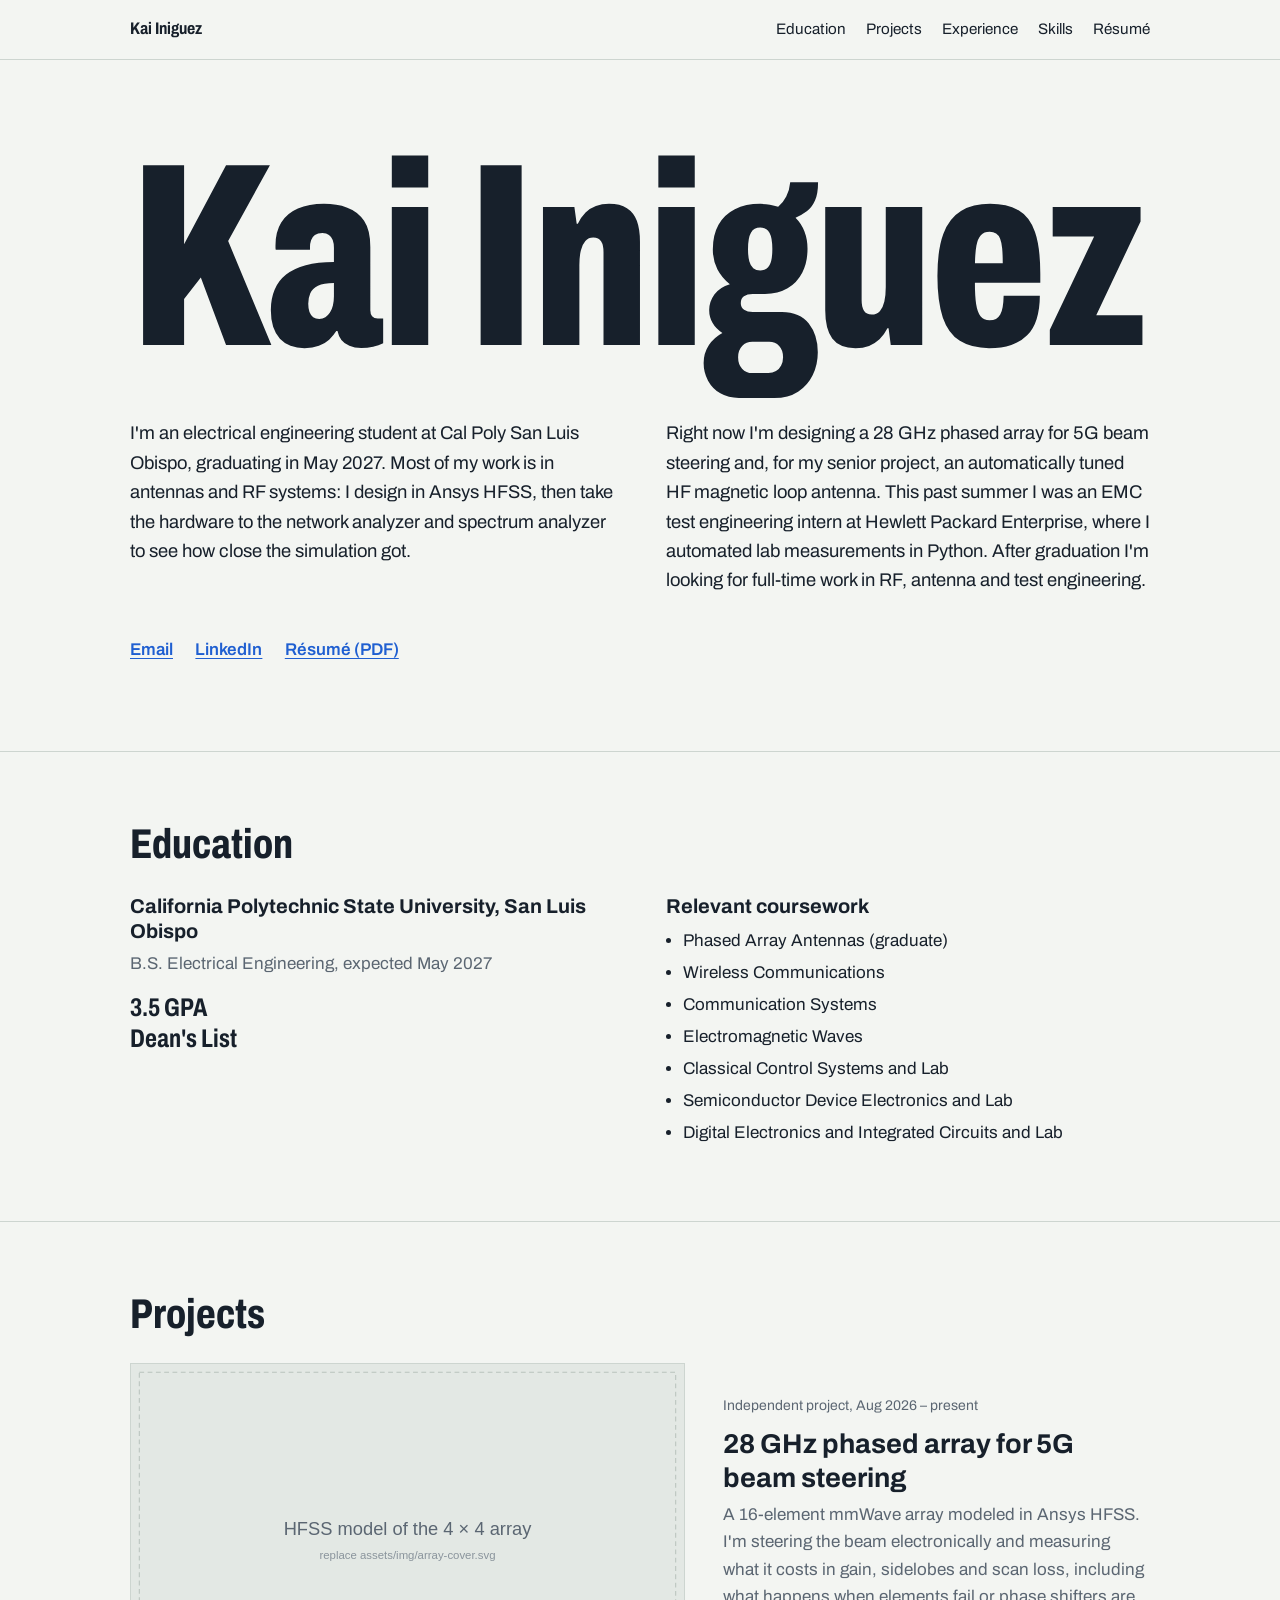
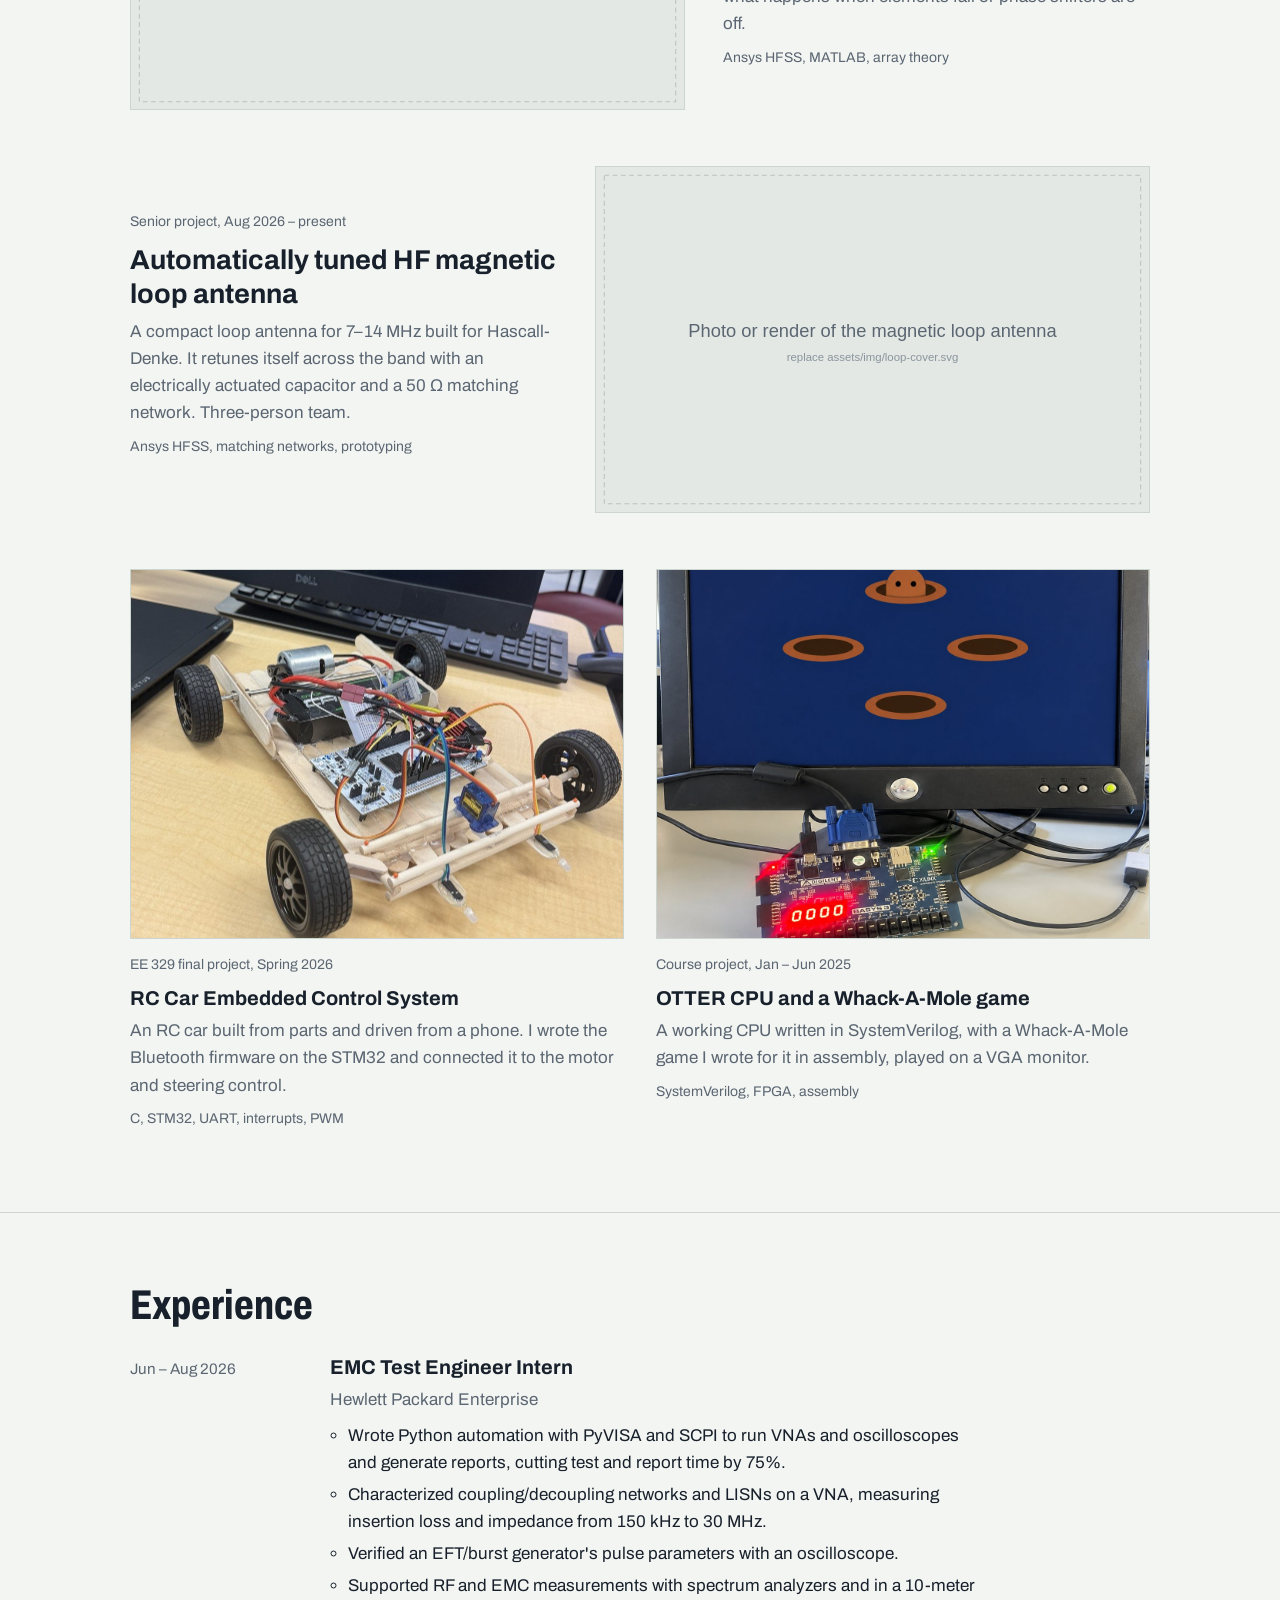
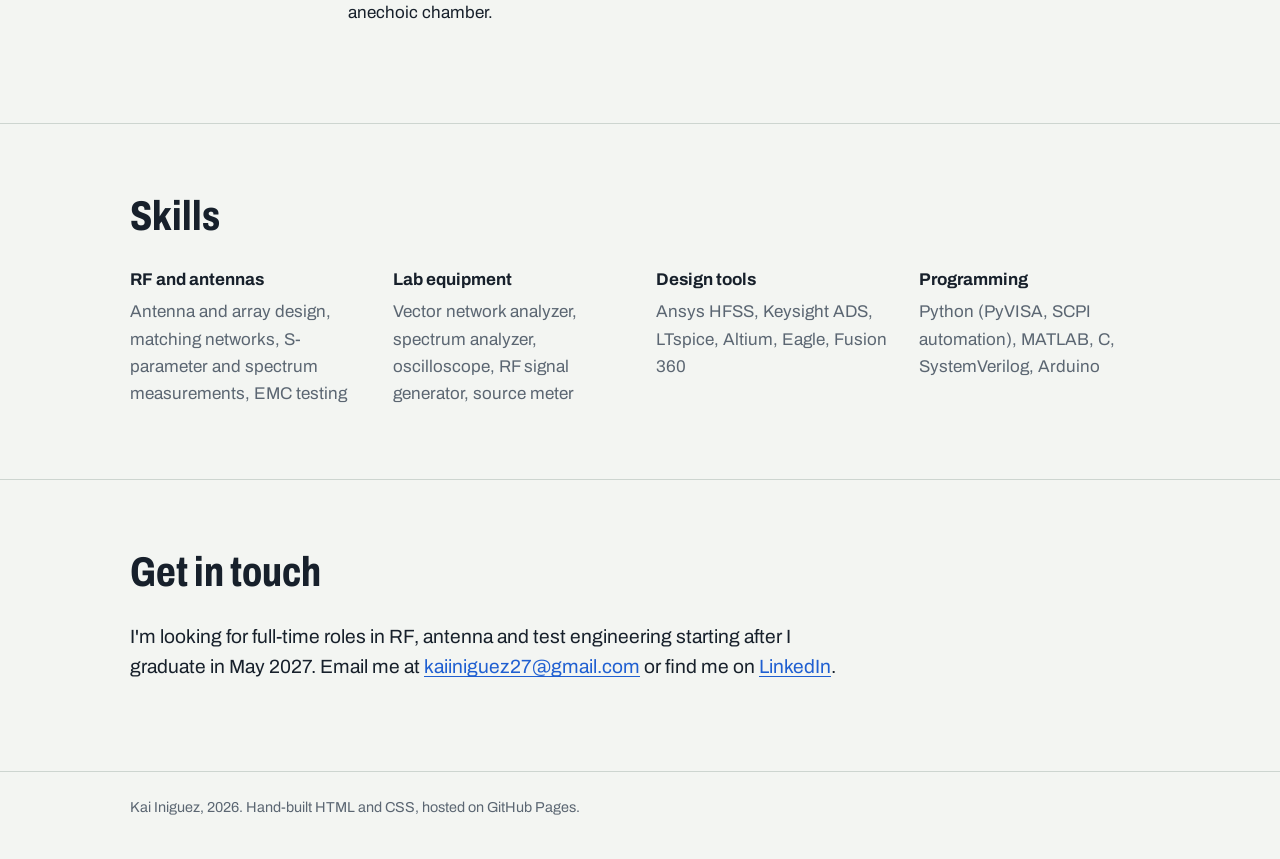
<file: index.html>
<!doctype html>
<html lang="en">
<head>
  <meta charset="utf-8">
  <meta name="viewport" content="width=device-width, initial-scale=1">
  <title>Kai Iniguez | Electrical Engineering</title>
  <meta name="description" content="Kai Iniguez, electrical engineering student at Cal Poly SLO. Antenna design, RF test and measurement, and embedded hardware projects.">
  <link rel="preconnect" href="https://fonts.googleapis.com">
  <link rel="preconnect" href="https://fonts.gstatic.com" crossorigin>
  <link href="https://fonts.googleapis.com/css2?family=Archivo:wdth,wght@62..125,400..800&display=swap" rel="stylesheet">
  <link rel="stylesheet" href="css/style.css?v=8">
</head>
<body>

  <header class="topbar">
    <div class="wrap">
      <a class="home" href="./">Kai Iniguez</a>
      <nav aria-label="Main">
        <a class="optional" href="#education">Education</a>
        <a href="#projects">Projects</a>
        <a href="#experience">Experience</a>
        <a class="optional" href="#skills">Skills</a>
        <a href="assets/Kai-Iniguez-Resume.pdf">Résumé</a>
      </nav>
    </div>
  </header>

  <main>
    <!-- ============ INTRO ============ -->
    <div class="wrap">
      <section class="masthead">
        <h1 class="display" id="name">Kai Iniguez</h1>
        <div class="intro">
          <p class="lede">
            I'm an electrical engineering student at Cal Poly San Luis Obispo,
            graduating in May 2027. Most of my work is in antennas and RF
            systems: I design in Ansys HFSS, then take the hardware to the
            network analyzer and spectrum analyzer to see how close the
            simulation got.
          </p>
          <p class="lede">
            Right now I'm designing a 28 GHz phased array for 5G beam steering
            and, for my senior project, an automatically tuned HF magnetic loop
            antenna. This past summer I was an EMC test engineering intern at
            Hewlett Packard Enterprise, where I automated lab measurements in
            Python. After graduation I'm looking for full-time work in RF,
            antenna and test engineering.
          </p>
        </div>
        <p class="links">
          <a href="mailto:kaiiniguez27@gmail.com">Email</a>
          <a href="https://www.linkedin.com/in/kai-iniguez">LinkedIn</a>
          <a href="assets/Kai-Iniguez-Resume.pdf">Résumé (PDF)</a>
        </p>
      </section>
    </div>

    <!-- ============ EDUCATION ============ -->
    <section class="section" id="education">
      <div class="wrap">
        <h2>Education</h2>
        <div class="edu">
          <div>
            <h3>California Polytechnic State University, San Luis Obispo</h3>
            <p class="org">B.S. Electrical Engineering, expected May 2027</p>
            <p class="edu-stats">3.5 GPA<br>Dean's List</p>
          </div>
          <div>
            <h3>Relevant coursework</h3>
            <ul class="courses">
              <li>Phased Array Antennas (graduate)</li>
              <li>Wireless Communications</li>
              <li>Communication Systems</li>
              <li>Electromagnetic Waves</li>
              <li>Classical Control Systems and Lab</li>
              <li>Semiconductor Device Electronics and Lab</li>
              <li>Digital Electronics and Integrated Circuits and Lab</li>
            </ul>
          </div>
        </div>
      </div>
    </section>

    <!-- ============ PROJECTS ============
         To add a project: copy one <a class="project"> block, change the
         link, image, title and text, then copy a page in /projects. -->
    <section class="section" id="projects">
      <div class="wrap">
        <h2>Projects</h2>

        <a class="feature" href="projects/phased-array.html">
          <div class="thumb">
            <img src="assets/img/array-cover.svg" alt="HFSS model of a 4 by 4 patch antenna array" loading="lazy">
          </div>
          <div>
            <p class="kind">Independent project, Aug 2026 – present</p>
            <h3>28 GHz phased array for 5G beam steering</h3>
            <p>
              A 16-element mmWave array modeled in Ansys HFSS. I'm steering the
              beam electronically and measuring what it costs in gain,
              sidelobes and scan loss, including what happens when elements
              fail or phase shifters are off.
            </p>
            <p class="tools">Ansys HFSS, MATLAB, array theory</p>
          </div>
        </a>

        <a class="feature flip" href="projects/magnetic-loop-antenna.html">
          <div class="thumb">
            <img src="assets/img/loop-cover.svg" alt="Magnetic loop antenna" loading="lazy">
          </div>
          <div>
            <p class="kind">Senior project, Aug 2026 – present</p>
            <h3>Automatically tuned HF magnetic loop antenna</h3>
            <p>
              A compact loop antenna for 7–14 MHz built for Hascall-Denke. It
              retunes itself across the band with an electrically actuated
              capacitor and a 50 Ω matching network. Three-person team.
            </p>
            <p class="tools">Ansys HFSS, matching networks, prototyping</p>
          </div>
        </a>

        <div class="grid two">

          <a class="project" href="projects/rc-car.html">
            <div class="thumb">
              <img src="assets/img/rccar-photo.jpg" alt="The finished Bluetooth RC car" loading="lazy">
            </div>
            <p class="kind">EE 329 final project, Spring 2026</p>
            <h3>RC Car Embedded Control System</h3>
            <p>An RC car built from parts and driven from a phone. I wrote the Bluetooth firmware on the STM32 and connected it to the motor and steering control.</p>
            <p class="tools">C, STM32, UART, interrupts, PWM</p>
          </a>

          <a class="project" href="projects/otter-cpu.html">
            <div class="thumb">
              <img src="assets/img/otter-photo.jpg" alt="Whack-A-Mole game on a VGA monitor connected to a Basys 3 board" loading="lazy" style="object-position: 50% 60%">
            </div>
            <p class="kind">Course project, Jan – Jun 2025</p>
            <h3>OTTER CPU and a Whack-A-Mole game</h3>
            <p>A working CPU written in SystemVerilog, with a Whack-A-Mole game I wrote for it in assembly, played on a VGA monitor.</p>
            <p class="tools">SystemVerilog, FPGA, assembly</p>
          </a>

        </div>
      </div>
    </section>

    <!-- ============ EXPERIENCE ============ -->
    <section class="section" id="experience">
      <div class="wrap">
        <h2>Experience</h2>
        <ol class="timeline">
          <li>
            <div class="when">Jun – Aug 2026</div>
            <div>
              <h3>EMC Test Engineer Intern</h3>
              <p class="org">Hewlett Packard Enterprise</p>
              <ul>
                <li>Wrote Python automation with PyVISA and SCPI to run VNAs and oscilloscopes and generate reports, cutting test and report time by 75%.</li>
                <li>Characterized coupling/decoupling networks and LISNs on a VNA, measuring insertion loss and impedance from 150 kHz to 30 MHz.</li>
                <li>Verified an EFT/burst generator's pulse parameters with an oscilloscope.</li>
                <li>Supported RF and EMC measurements with spectrum analyzers and in a 10-meter anechoic chamber.</li>
              </ul>
            </div>
          </li>
        </ol>
      </div>
    </section>

    <!-- ============ SKILLS ============ -->
    <section class="section" id="skills">
      <div class="wrap">
        <h2>Skills</h2>
        <dl class="skills">
          <div>
            <dt>RF and antennas</dt>
            <dd>Antenna and array design, matching networks, S-parameter and spectrum measurements, EMC testing</dd>
          </div>
          <div>
            <dt>Lab equipment</dt>
            <dd>Vector network analyzer, spectrum analyzer, oscilloscope, RF signal generator, source meter</dd>
          </div>
          <div>
            <dt>Design tools</dt>
            <dd>Ansys HFSS, Keysight ADS, LTspice, Altium, Eagle, Fusion 360</dd>
          </div>
          <div>
            <dt>Programming</dt>
            <dd>Python (PyVISA, SCPI automation), MATLAB, C, SystemVerilog, Arduino</dd>
          </div>
        </dl>
      </div>
    </section>

    <!-- ============ CONTACT ============ -->
    <section class="section contact" id="contact">
      <div class="wrap">
        <h2>Get in touch</h2>
        <p>
          I'm looking for full-time roles in RF, antenna and test engineering
          starting after I graduate in May 2027. Email me at
          <a href="mailto:kaiiniguez27@gmail.com">kaiiniguez27@gmail.com</a>
          or find me on <a href="https://www.linkedin.com/in/kai-iniguez">LinkedIn</a>.
        </p>
      </div>
    </section>
  </main>

  <footer class="footer">
    <div class="wrap">Kai Iniguez, 2026. Hand-built HTML and CSS, hosted on GitHub Pages.</div>
  </footer>

  <script>
    // Scale the name so it spans the full width of the page.
    (function () {
      var name = document.getElementById("name");
      if (!name) return;
      function fit() {
        name.style.fontSize = "100px";
        var box = name.parentElement.clientWidth;
        var w = name.getBoundingClientRect().width;
        if (w > 0) name.style.fontSize = (100 * box / w * 0.995) + "px";
      }
      fit();
      if (document.fonts) document.fonts.ready.then(fit);
      window.addEventListener("resize", fit);
    })();
  </script>
</body>
</html>
</file>
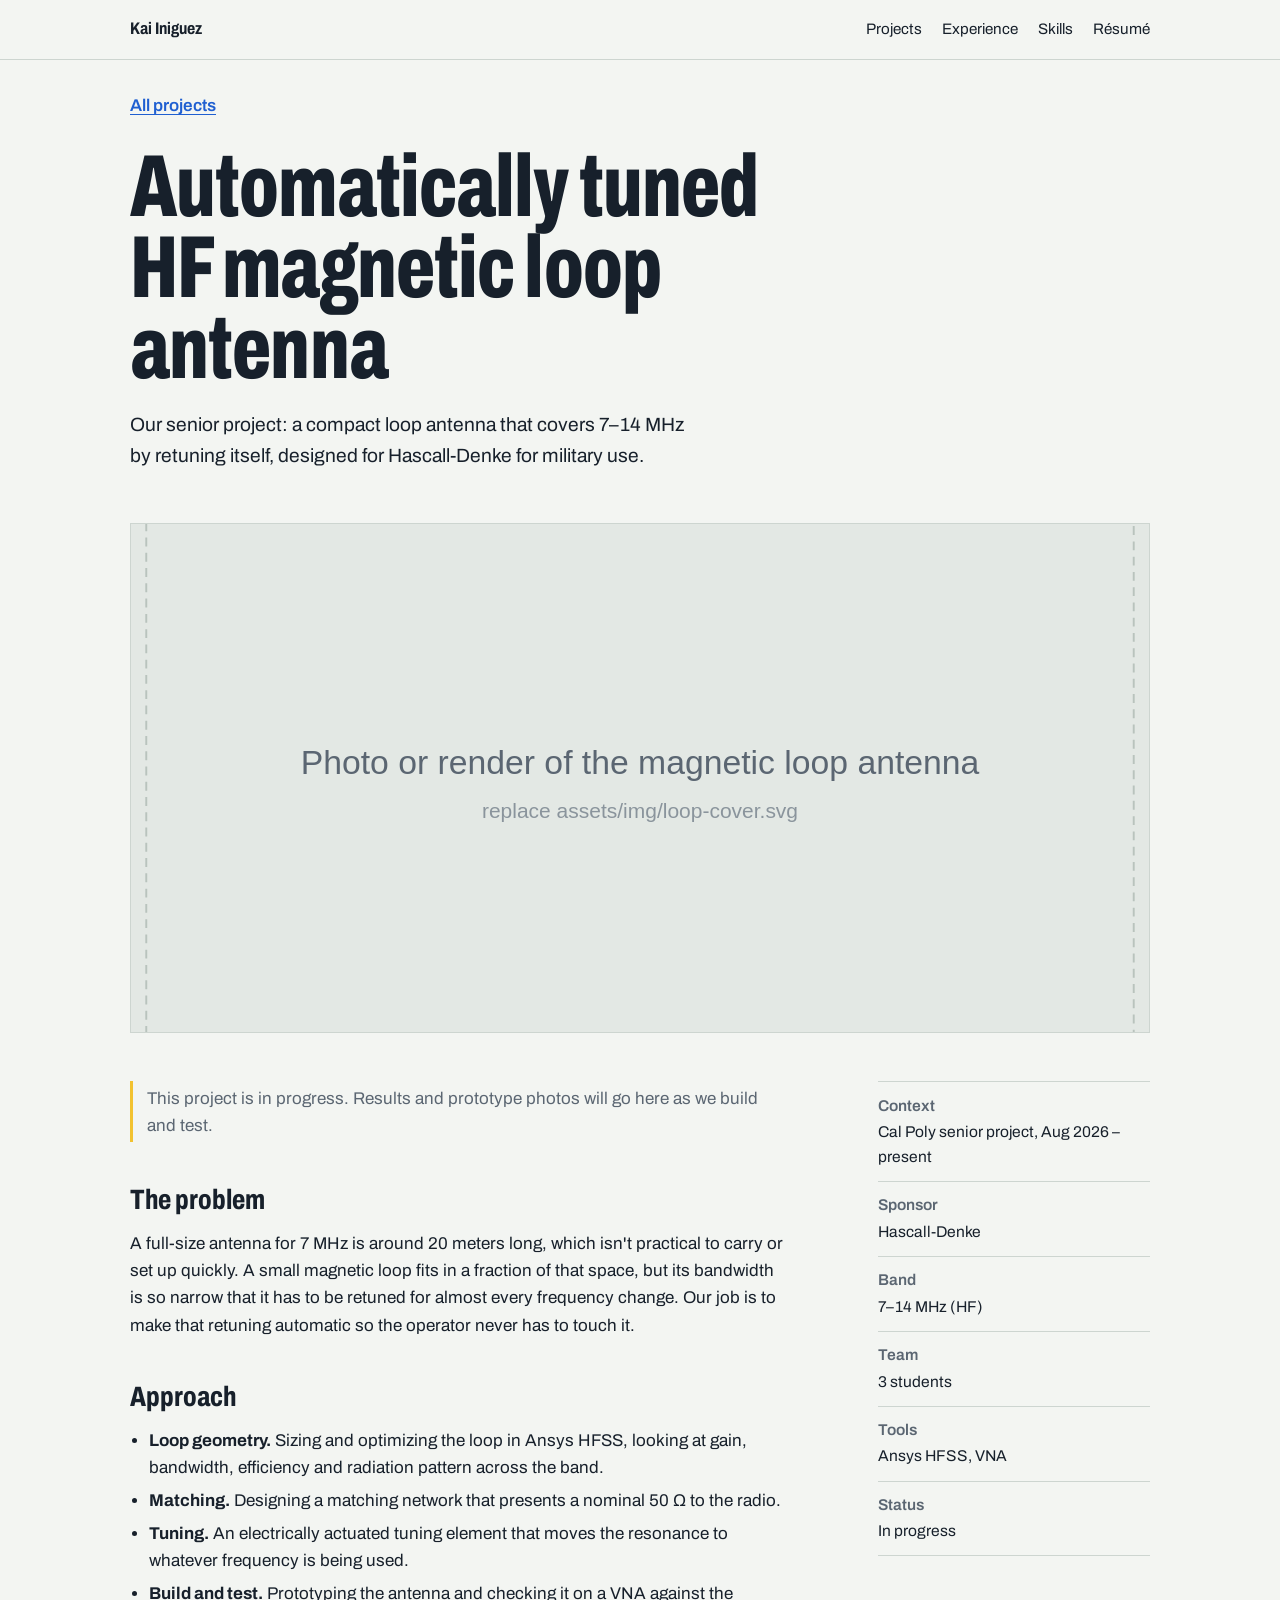
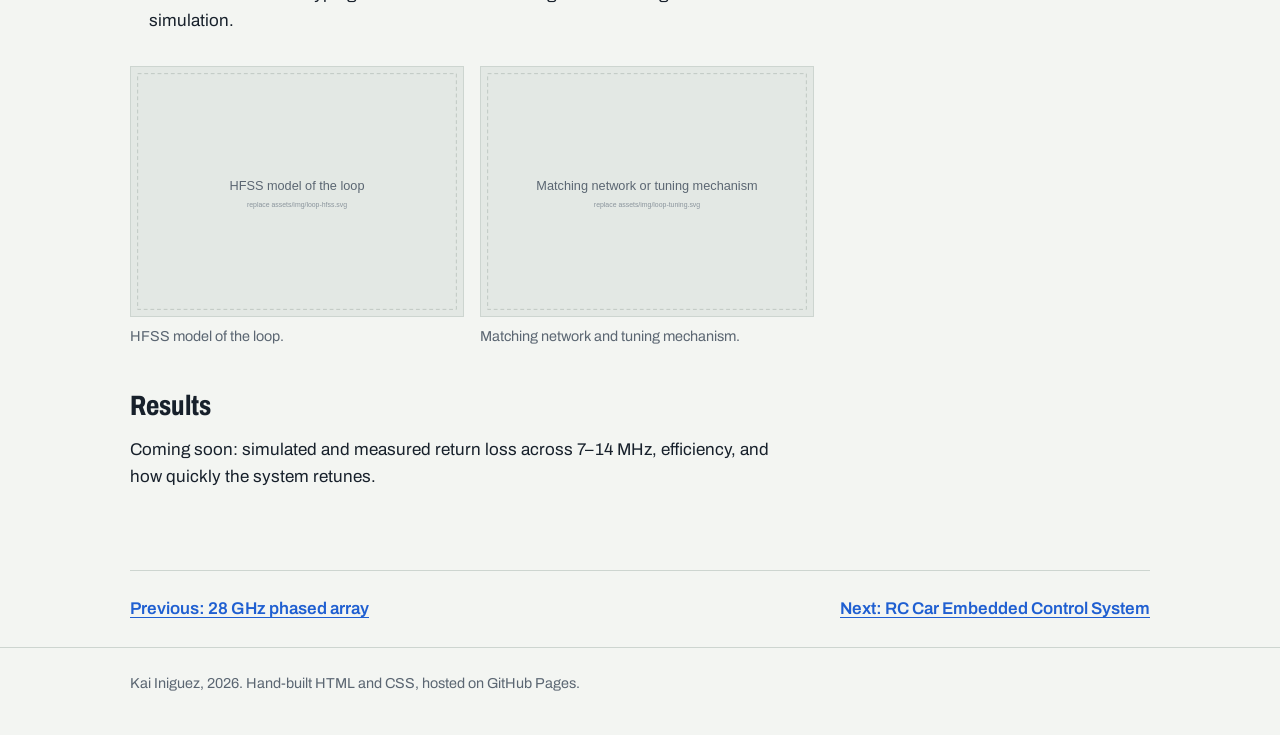
<file: projects/magnetic-loop-antenna.html>
<!doctype html>
<html lang="en">
<head>
  <meta charset="utf-8">
  <meta name="viewport" content="width=device-width, initial-scale=1">
  <title>Automatically tuned HF magnetic loop antenna | Kai Iniguez</title>
  <meta name="description" content="Our senior project: a compact loop antenna that covers 7–14 MHz by retuning itself, designed for Hascall-Denke for military use.">
  <link rel="preconnect" href="https://fonts.googleapis.com">
  <link rel="preconnect" href="https://fonts.gstatic.com" crossorigin>
  <link href="https://fonts.googleapis.com/css2?family=Archivo:wdth,wght@62..125,400..800&display=swap" rel="stylesheet">
  <link rel="stylesheet" href="../css/style.css?v=8">
</head>
<body>

  <header class="topbar">
    <div class="wrap">
      <a class="home" href="../">Kai Iniguez</a>
      <nav aria-label="Main">
        <a href="../#projects">Projects</a>
        <a href="../#experience">Experience</a>
        <a class="optional" href="../#skills">Skills</a>
        <a href="../assets/Kai-Iniguez-Resume.pdf">Résumé</a>
      </nav>
    </div>
  </header>

  <main class="wrap">
    <a class="back" href="../#projects">All projects</a>

    <header class="detail-head">
      <h1 class="display">Automatically tuned HF magnetic loop antenna</h1>
      <p class="lede">Our senior project: a compact loop antenna that covers 7–14 MHz by retuning itself, designed for Hascall-Denke for military use.</p>
    </header>

    <figure class="hero-img">
      <img src="../assets/img/loop-cover.svg" alt="HF magnetic loop antenna">
    </figure>

    <div class="detail-body">
      <article class="prose">
        <p class="status">This project is in progress. Results and prototype photos will go here as we build and test.</p>

        <h2>The problem</h2>
        <p>A full-size antenna for 7 MHz is around 20 meters long, which isn't practical to carry or set up quickly. A small magnetic loop fits in a fraction of that space, but its bandwidth is so narrow that it has to be retuned for almost every frequency change. Our job is to make that retuning automatic so the operator never has to touch it.</p>

        <h2>Approach</h2>
        <ul>
          <li><strong>Loop geometry.</strong> Sizing and optimizing the loop in Ansys HFSS, looking at gain, bandwidth, efficiency and radiation pattern across the band.</li>
          <li><strong>Matching.</strong> Designing a matching network that presents a nominal 50 Ω to the radio.</li>
          <li><strong>Tuning.</strong> An electrically actuated tuning element that moves the resonance to whatever frequency is being used.</li>
          <li><strong>Build and test.</strong> Prototyping the antenna and checking it on a VNA against the simulation.</li>
        </ul>
        <!-- Add: what you personally own on the team (e.g. HFSS modeling, the matching network, the tuning control). -->

        <figure class="pair">
          <figure><img src="../assets/img/loop-hfss.svg" alt="HFSS model of the loop"><figcaption>HFSS model of the loop.</figcaption></figure>
          <figure><img src="../assets/img/loop-tuning.svg" alt="Matching network and tuning mechanism"><figcaption>Matching network and tuning mechanism.</figcaption></figure>
        </figure>

        <h2>Results</h2>
        <p>Coming soon: simulated and measured return loss across 7–14 MHz, efficiency, and how quickly the system retunes.</p>
      </article>

      <aside>
        <table class="specs">
          <tr><th>Context</th><td>Cal Poly senior project, Aug 2026 – present</td></tr>
          <tr><th>Sponsor</th><td>Hascall-Denke</td></tr>
          <tr><th>Band</th><td>7–14 MHz (HF)</td></tr>
          <tr><th>Team</th><td>3 students</td></tr>
          <tr><th>Tools</th><td>Ansys HFSS, VNA</td></tr>
          <tr><th>Status</th><td>In progress</td></tr>
        </table>

      </aside>
    </div>

    <nav class="next" aria-label="More projects">
      <a href="phased-array.html">Previous: 28 GHz phased array</a>
      <a href="rc-car.html">Next: RC Car Embedded Control System</a>
    </nav>
  </main>

  <footer class="footer">
    <div class="wrap">Kai Iniguez, 2026. Hand-built HTML and CSS, hosted on GitHub Pages.</div>
  </footer>

</body>
</html>
</file>
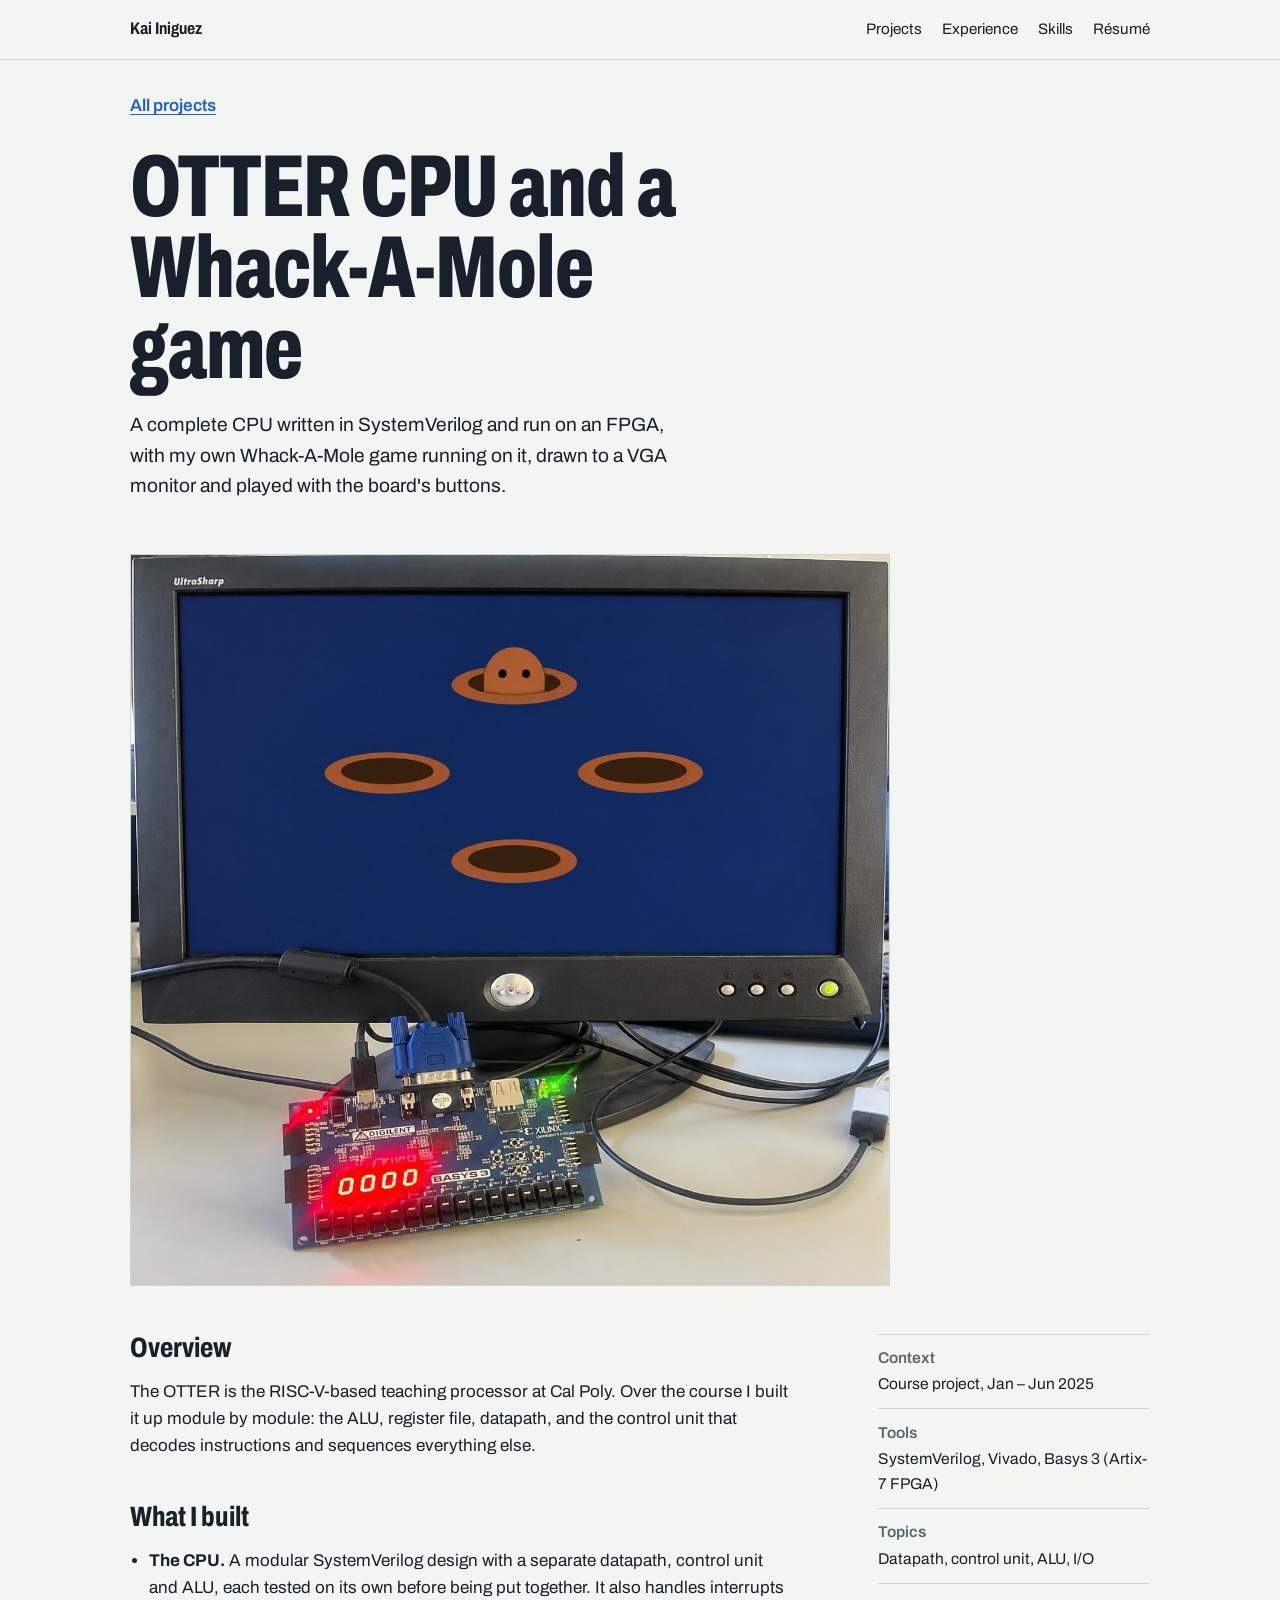
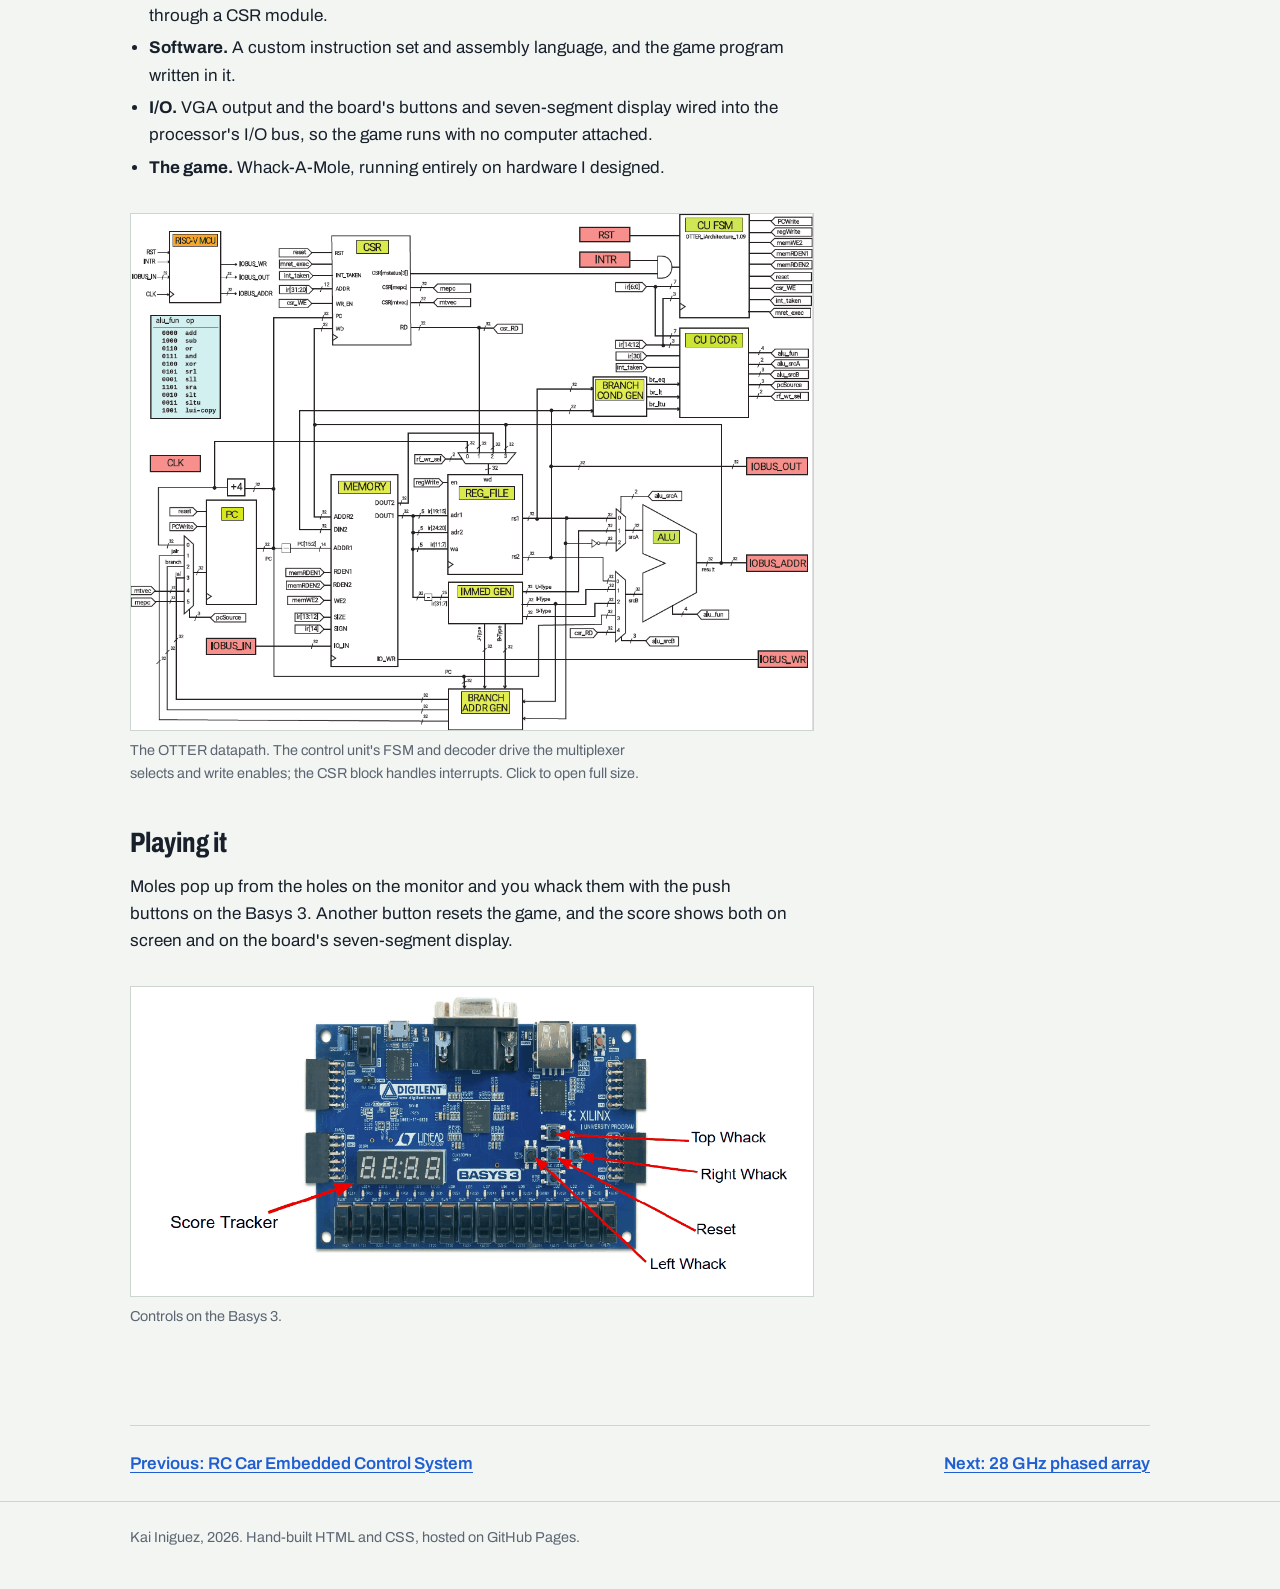
<file: projects/otter-cpu.html>
<!doctype html>
<html lang="en">
<head>
  <meta charset="utf-8">
  <meta name="viewport" content="width=device-width, initial-scale=1">
  <title>OTTER CPU and a Whack-A-Mole game | Kai Iniguez</title>
  <meta name="description" content="A complete CPU written in SystemVerilog and run on an FPGA, with my own Whack-A-Mole game running on it, drawn to a VGA monitor and played with the board's buttons.">
  <link rel="preconnect" href="https://fonts.googleapis.com">
  <link rel="preconnect" href="https://fonts.gstatic.com" crossorigin>
  <link href="https://fonts.googleapis.com/css2?family=Archivo:wdth,wght@62..125,400..800&display=swap" rel="stylesheet">
  <link rel="stylesheet" href="../css/style.css?v=8">
</head>
<body>

  <header class="topbar">
    <div class="wrap">
      <a class="home" href="../">Kai Iniguez</a>
      <nav aria-label="Main">
        <a href="../#projects">Projects</a>
        <a href="../#experience">Experience</a>
        <a class="optional" href="../#skills">Skills</a>
        <a href="../assets/Kai-Iniguez-Resume.pdf">Résumé</a>
      </nav>
    </div>
  </header>

  <main class="wrap">
    <a class="back" href="../#projects">All projects</a>

    <header class="detail-head">
      <h1 class="display">OTTER CPU and a Whack-A-Mole game</h1>
      <p class="lede">A complete CPU written in SystemVerilog and run on an FPGA, with my own Whack-A-Mole game running on it, drawn to a VGA monitor and played with the board's buttons.</p>
    </header>

    <figure class="hero-img natural">
      <img src="../assets/img/otter-photo.jpg" alt="Whack-A-Mole running on a VGA monitor connected to a Basys 3 FPGA board, with the score on the board's display" width="1278" height="1230">
    </figure>

    <div class="detail-body">
      <article class="prose">
        <h2>Overview</h2>
        <p>The OTTER is the RISC-V-based teaching processor at Cal Poly. Over the course I built it up module by module: the ALU, register file, datapath, and the control unit that decodes instructions and sequences everything else.</p>

        <h2>What I built</h2>
        <ul>
          <li><strong>The CPU.</strong> A modular SystemVerilog design with a separate datapath, control unit and ALU, each tested on its own before being put together. It also handles interrupts through a CSR module.</li>
          <li><strong>Software.</strong> A custom instruction set and assembly language, and the game program written in it.</li>
          <li><strong>I/O.</strong> VGA output and the board's buttons and seven-segment display wired into the processor's I/O bus, so the game runs with no computer attached.</li>
          <li><strong>The game.</strong> Whack-A-Mole, running entirely on hardware I designed.</li>
        </ul>

        <figure>
          <a href="../assets/img/otter-datapath.png"><img src="../assets/img/otter-datapath.png" alt="Block diagram of the OTTER CPU: program counter, memory, register file, immediate generator, ALU, branch logic, CSR and control unit" width="1132" height="855"></a>
          <figcaption>The OTTER datapath. The control unit's FSM and decoder drive the multiplexer selects and write enables; the CSR block handles interrupts. Click to open full size.</figcaption>
        </figure>

        <h2>Playing it</h2>
        <p>Moles pop up from the holes on the monitor and you whack them with the push buttons on the Basys 3. Another button resets the game, and the score shows both on screen and on the board's seven-segment display.</p>

        <figure>
          <img src="../assets/img/otter-controls.png" alt="Basys 3 board with the whack buttons, reset button and score display labeled" width="1215" height="551">
          <figcaption>Controls on the Basys 3.</figcaption>
        </figure>
      </article>

      <aside>
        <table class="specs">
          <tr><th>Context</th><td>Course project, Jan – Jun 2025</td></tr>
          <tr><th>Tools</th><td>SystemVerilog, Vivado, Basys 3 (Artix-7 FPGA)</td></tr>
          <tr><th>Topics</th><td>Datapath, control unit, ALU, I/O</td></tr>
        </table>

      </aside>
    </div>

    <nav class="next" aria-label="More projects">
      <a href="rc-car.html">Previous: RC Car Embedded Control System</a>
      <a href="phased-array.html">Next: 28 GHz phased array</a>
    </nav>
  </main>

  <footer class="footer">
    <div class="wrap">Kai Iniguez, 2026. Hand-built HTML and CSS, hosted on GitHub Pages.</div>
  </footer>

</body>
</html>
</file>
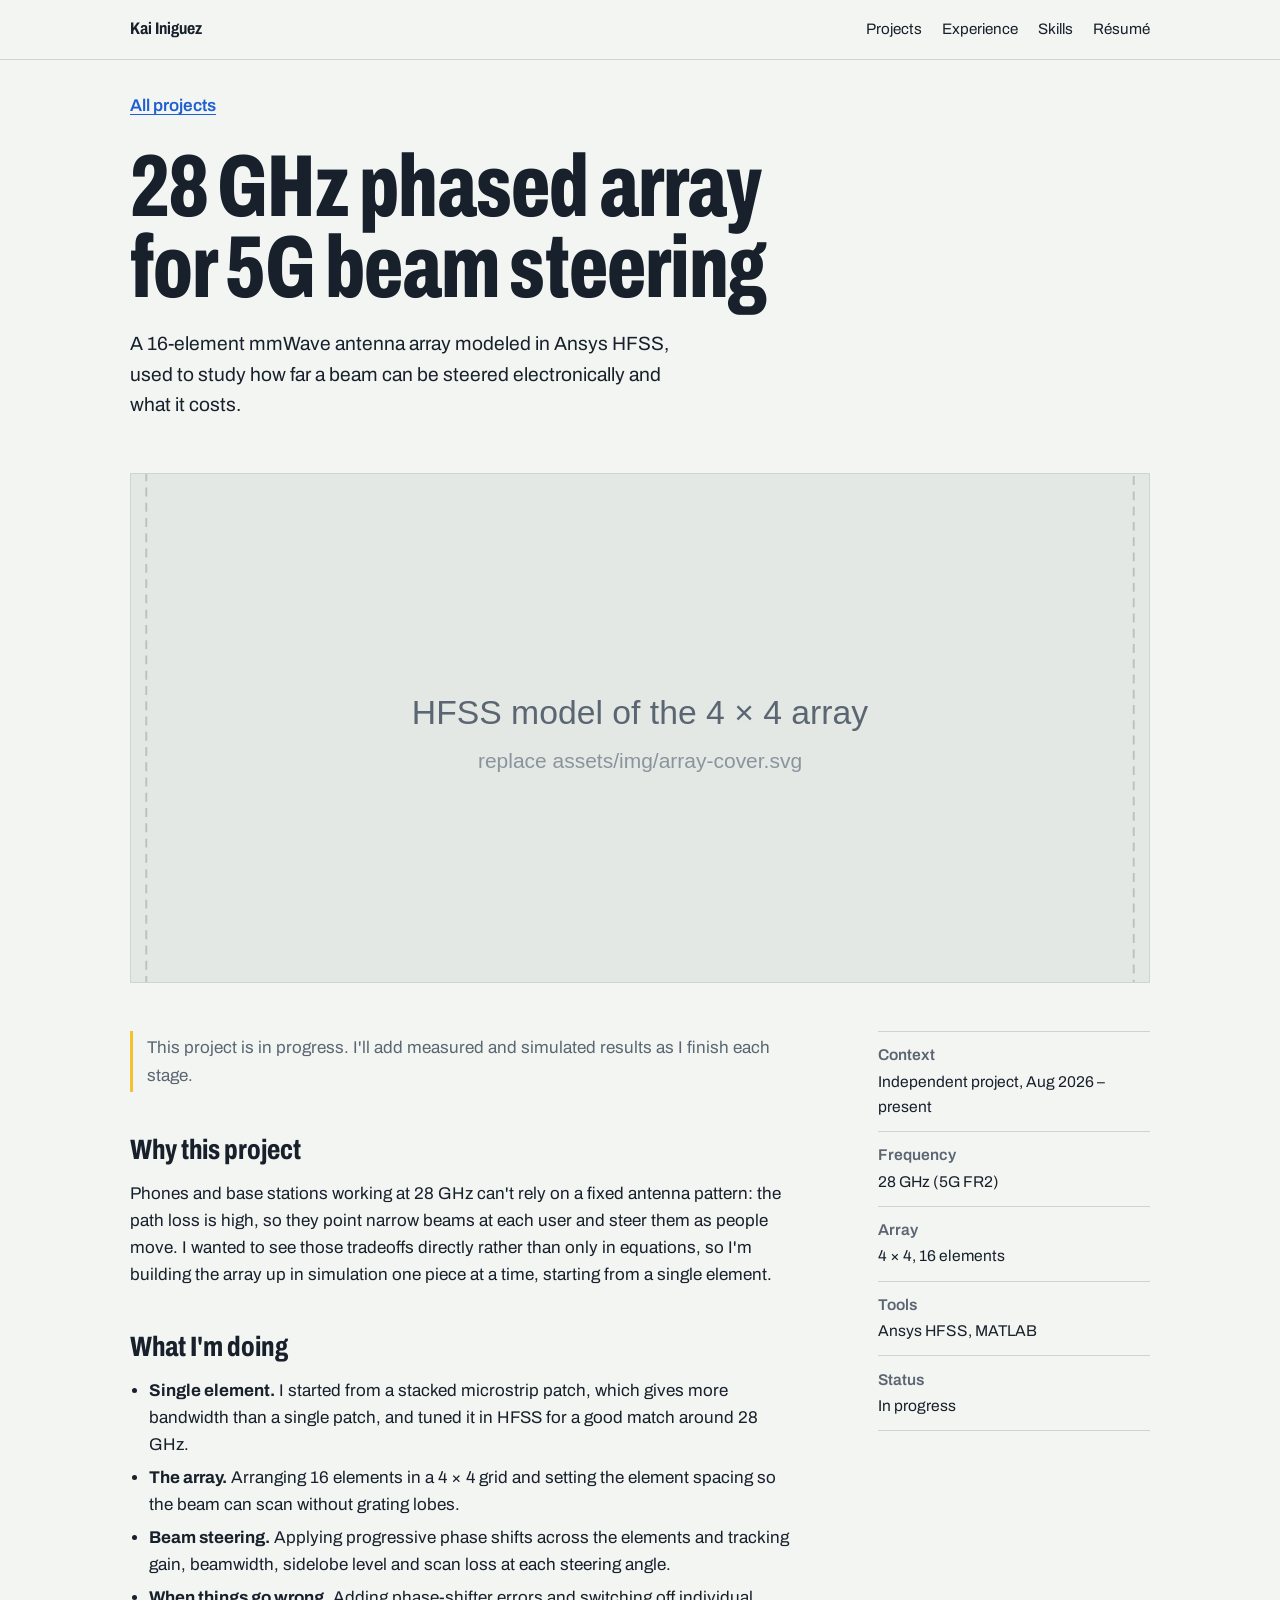
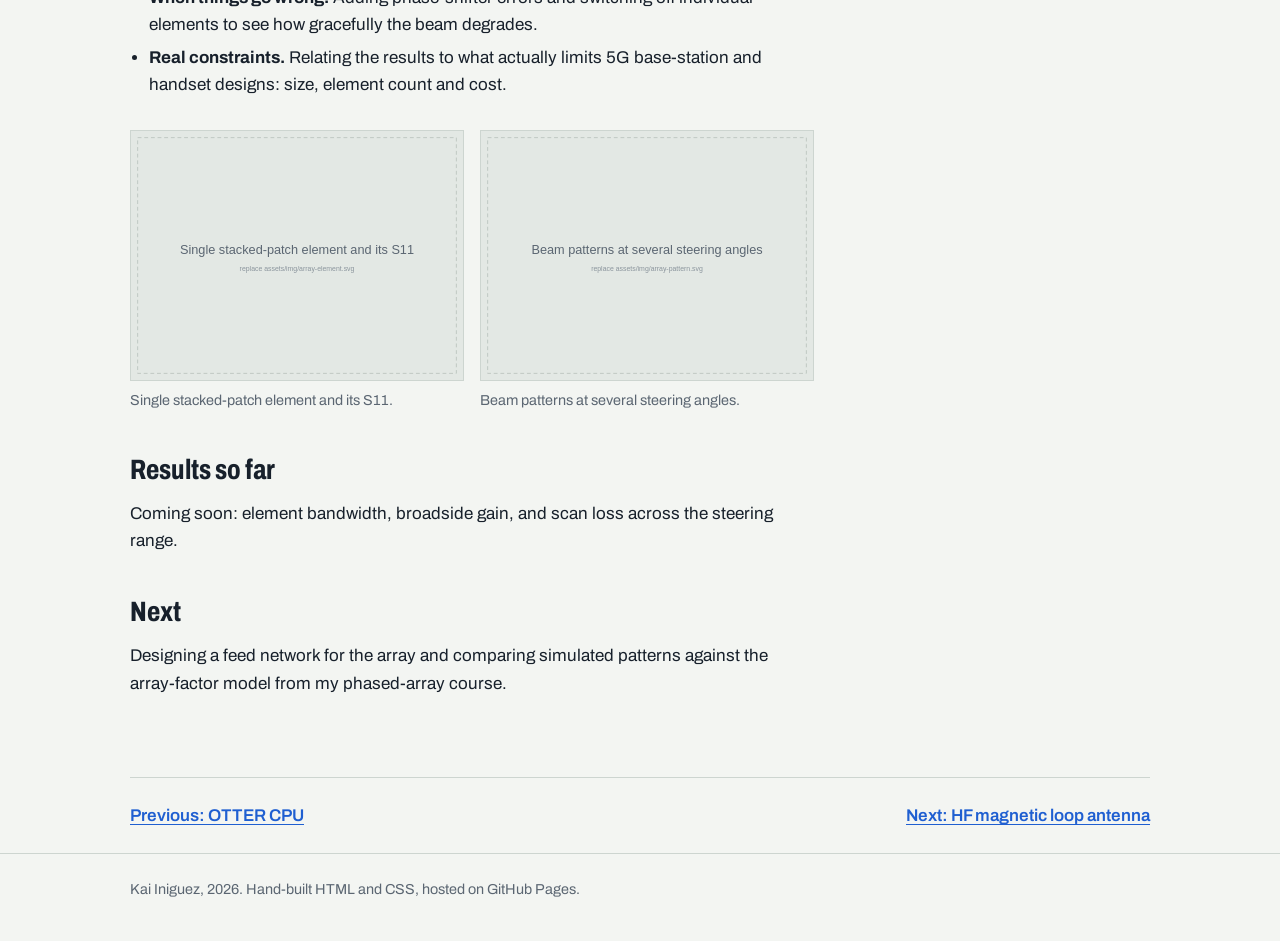
<file: projects/phased-array.html>
<!doctype html>
<html lang="en">
<head>
  <meta charset="utf-8">
  <meta name="viewport" content="width=device-width, initial-scale=1">
  <title>28 GHz phased array for 5G beam steering | Kai Iniguez</title>
  <meta name="description" content="A 16-element mmWave antenna array modeled in Ansys HFSS, used to study how far a beam can be steered electronically and what it costs.">
  <link rel="preconnect" href="https://fonts.googleapis.com">
  <link rel="preconnect" href="https://fonts.gstatic.com" crossorigin>
  <link href="https://fonts.googleapis.com/css2?family=Archivo:wdth,wght@62..125,400..800&display=swap" rel="stylesheet">
  <link rel="stylesheet" href="../css/style.css?v=8">
</head>
<body>

  <header class="topbar">
    <div class="wrap">
      <a class="home" href="../">Kai Iniguez</a>
      <nav aria-label="Main">
        <a href="../#projects">Projects</a>
        <a href="../#experience">Experience</a>
        <a class="optional" href="../#skills">Skills</a>
        <a href="../assets/Kai-Iniguez-Resume.pdf">Résumé</a>
      </nav>
    </div>
  </header>

  <main class="wrap">
    <a class="back" href="../#projects">All projects</a>

    <header class="detail-head">
      <h1 class="display">28 GHz phased array for 5G beam steering</h1>
      <p class="lede">A 16-element mmWave antenna array modeled in Ansys HFSS, used to study how far a beam can be steered electronically and what it costs.</p>
    </header>

    <figure class="hero-img">
      <img src="../assets/img/array-cover.svg" alt="28 GHz phased array">
    </figure>

    <div class="detail-body">
      <article class="prose">
        <p class="status">This project is in progress. I'll add measured and simulated results as I finish each stage.</p>

        <h2>Why this project</h2>
        <p>Phones and base stations working at 28 GHz can't rely on a fixed antenna pattern: the path loss is high, so they point narrow beams at each user and steer them as people move. I wanted to see those tradeoffs directly rather than only in equations, so I'm building the array up in simulation one piece at a time, starting from a single element.</p>

        <h2>What I'm doing</h2>
        <ul>
          <li><strong>Single element.</strong> I started from a stacked microstrip patch, which gives more bandwidth than a single patch, and tuned it in HFSS for a good match around 28 GHz.</li>
          <li><strong>The array.</strong> Arranging 16 elements in a 4 × 4 grid and setting the element spacing so the beam can scan without grating lobes.</li>
          <li><strong>Beam steering.</strong> Applying progressive phase shifts across the elements and tracking gain, beamwidth, sidelobe level and scan loss at each steering angle.</li>
          <li><strong>When things go wrong.</strong> Adding phase-shifter errors and switching off individual elements to see how gracefully the beam degrades.</li>
          <li><strong>Real constraints.</strong> Relating the results to what actually limits 5G base-station and handset designs: size, element count and cost.</li>
        </ul>

        <figure class="pair">
          <figure><img src="../assets/img/array-element.svg" alt="Single stacked-patch element and its S11"><figcaption>Single stacked-patch element and its S11.</figcaption></figure>
          <figure><img src="../assets/img/array-pattern.svg" alt="Beam patterns at several steering angles"><figcaption>Beam patterns at several steering angles.</figcaption></figure>
        </figure>

        <h2>Results so far</h2>
        <!-- Add your numbers here once you have them, for example:
             <ul class="numbers"><li><strong>XX dBi</strong>peak realized gain at broadside</li> ... </ul>
             Bandwidth, gain, max scan angle and scan loss are the ones recruiters look for. -->
        <p>Coming soon: element bandwidth, broadside gain, and scan loss across the steering range.</p>

        <h2>Next</h2>
        <p>Designing a feed network for the array and comparing simulated patterns against the array-factor model from my phased-array course.</p>
      </article>

      <aside>
        <table class="specs">
          <tr><th>Context</th><td>Independent project, Aug 2026 – present</td></tr>
          <tr><th>Frequency</th><td>28 GHz (5G FR2)</td></tr>
          <tr><th>Array</th><td>4 × 4, 16 elements</td></tr>
          <tr><th>Tools</th><td>Ansys HFSS, MATLAB</td></tr>
          <tr><th>Status</th><td>In progress</td></tr>
        </table>

      </aside>
    </div>

    <nav class="next" aria-label="More projects">
      <a href="otter-cpu.html">Previous: OTTER CPU</a>
      <a href="magnetic-loop-antenna.html">Next: HF magnetic loop antenna</a>
    </nav>
  </main>

  <footer class="footer">
    <div class="wrap">Kai Iniguez, 2026. Hand-built HTML and CSS, hosted on GitHub Pages.</div>
  </footer>

</body>
</html>
</file>
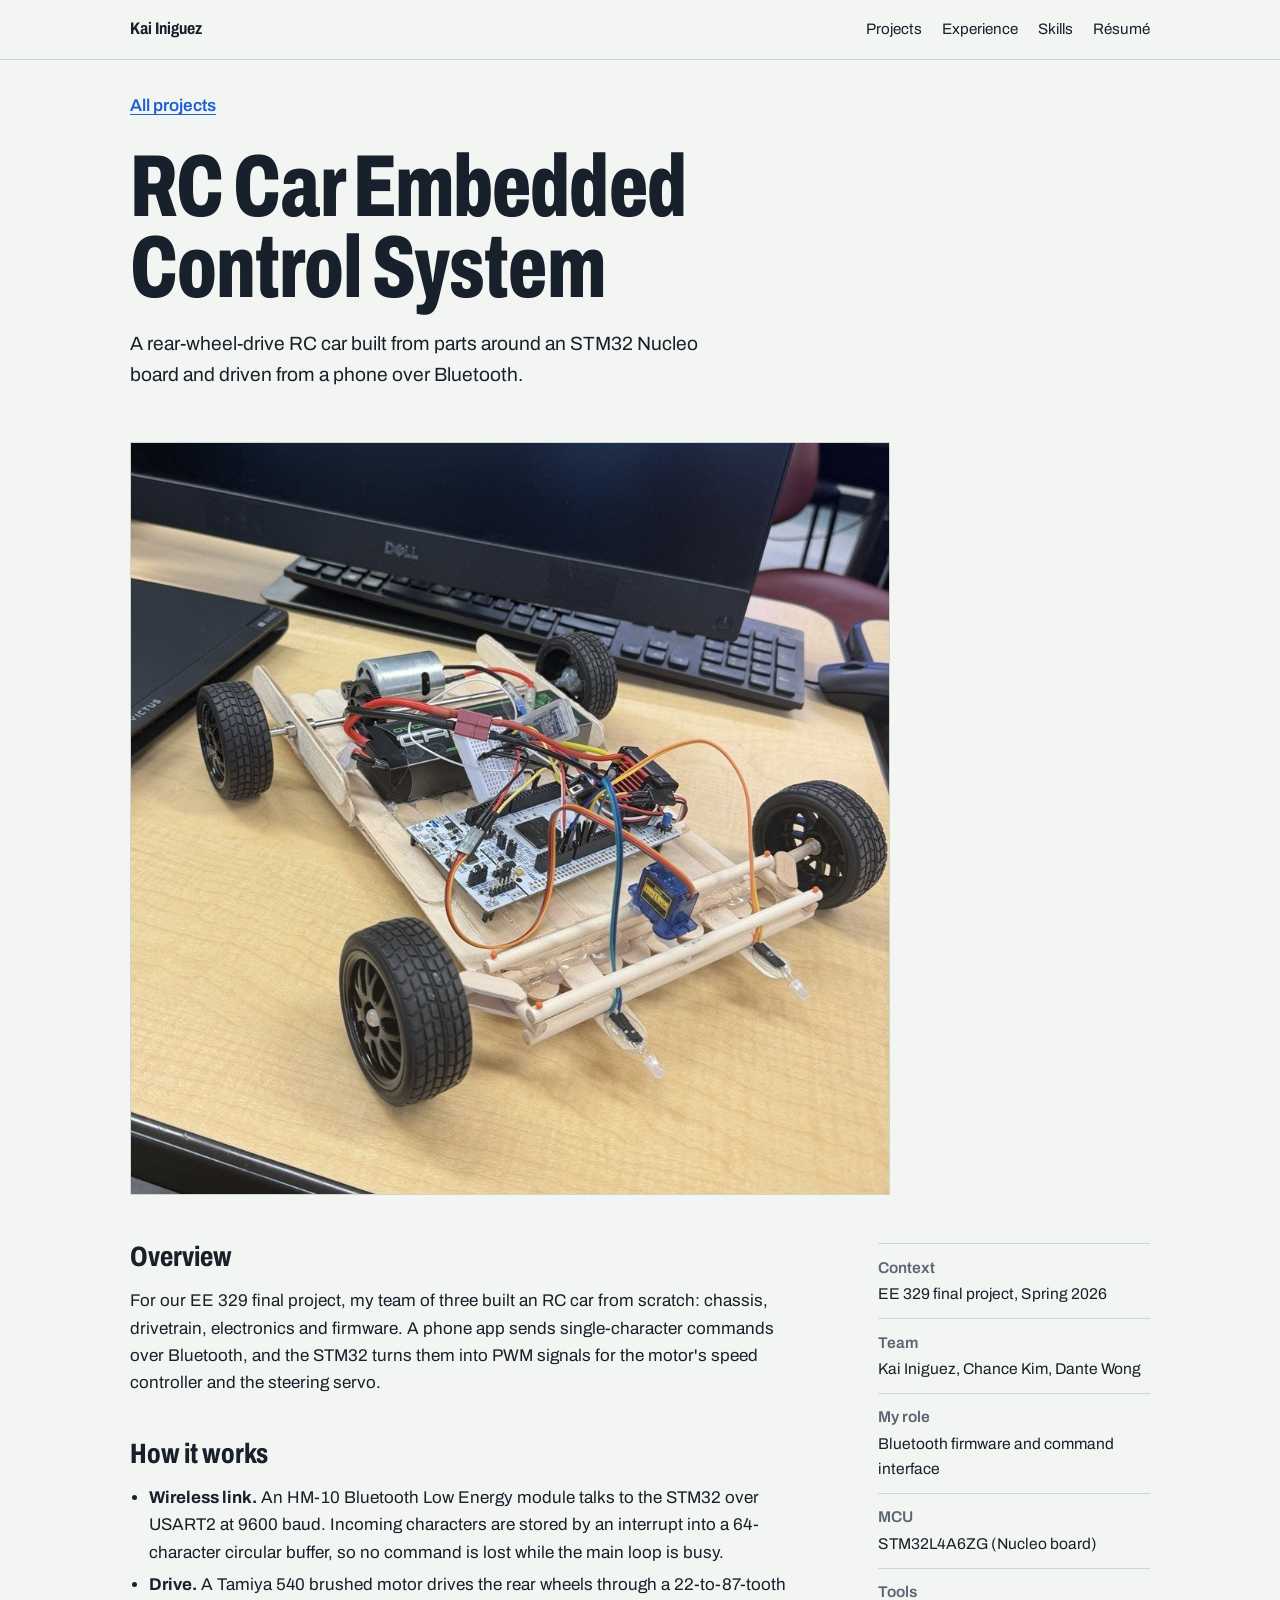
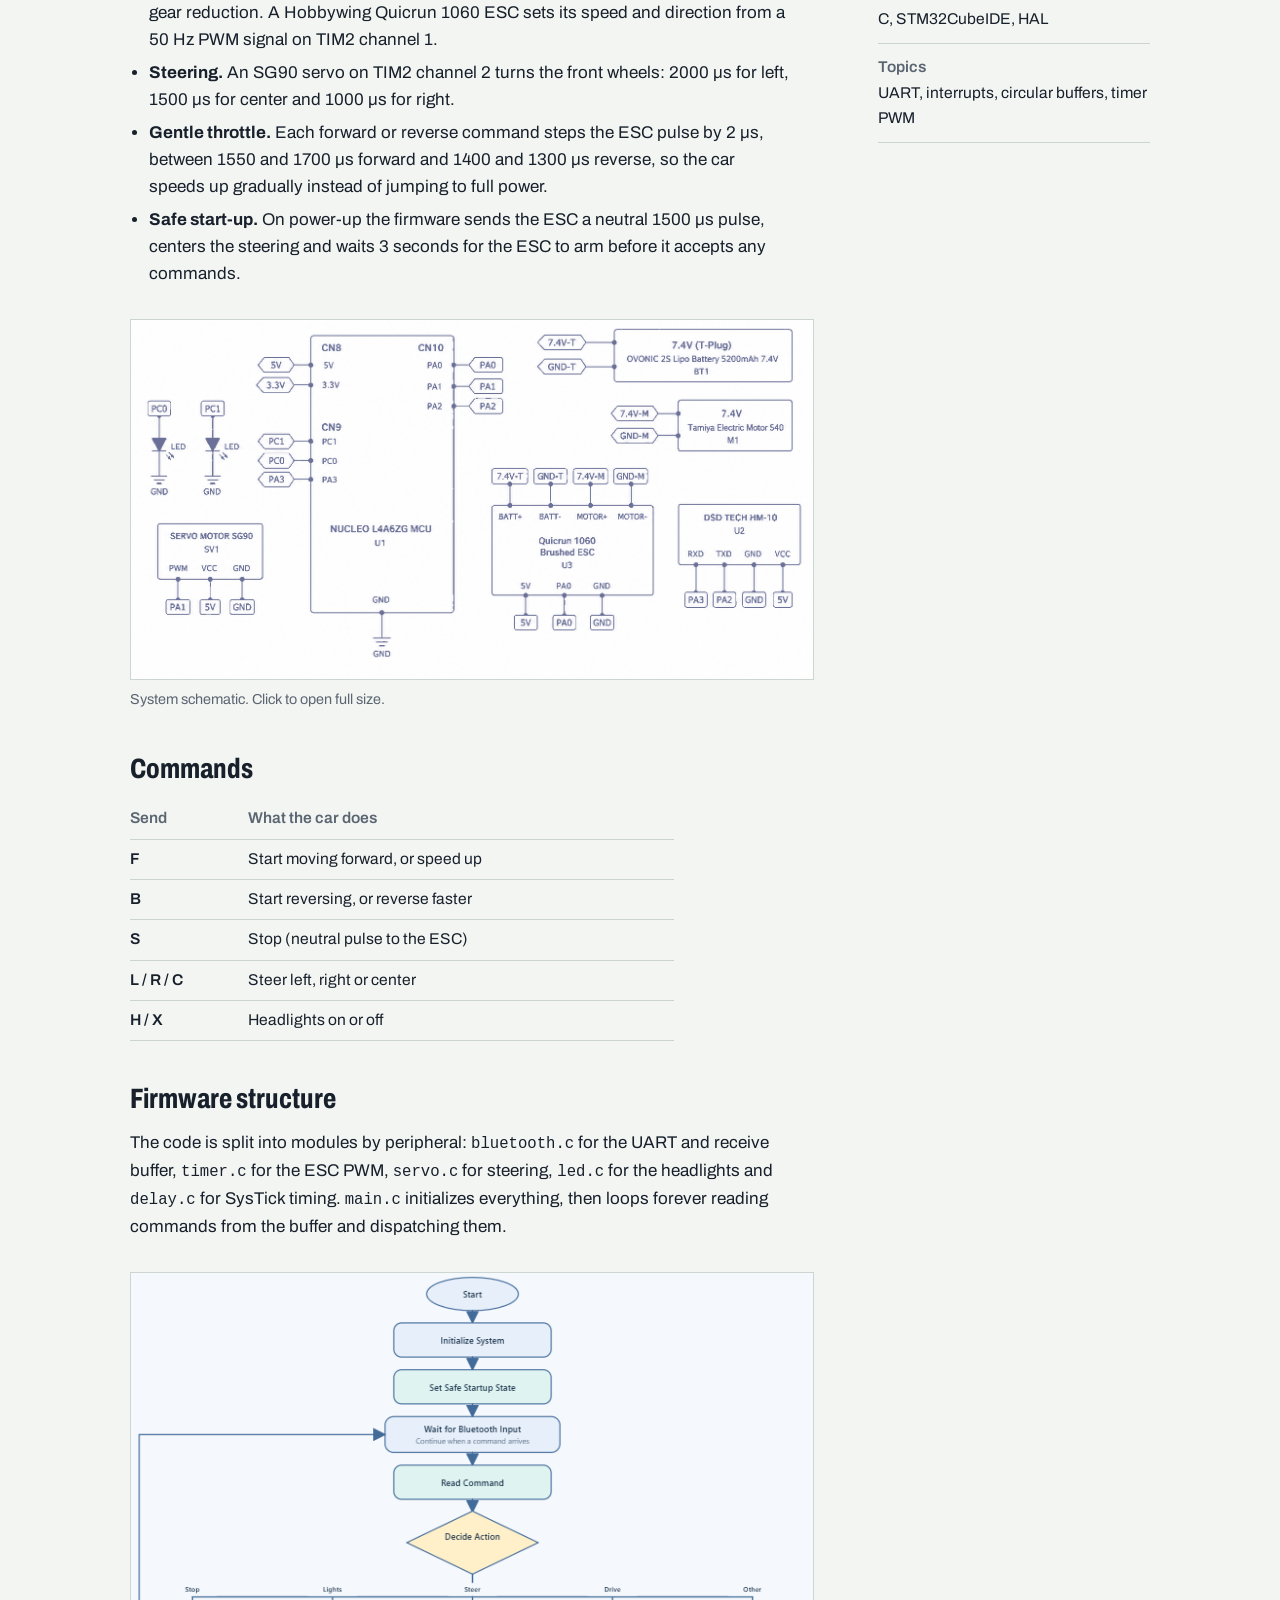
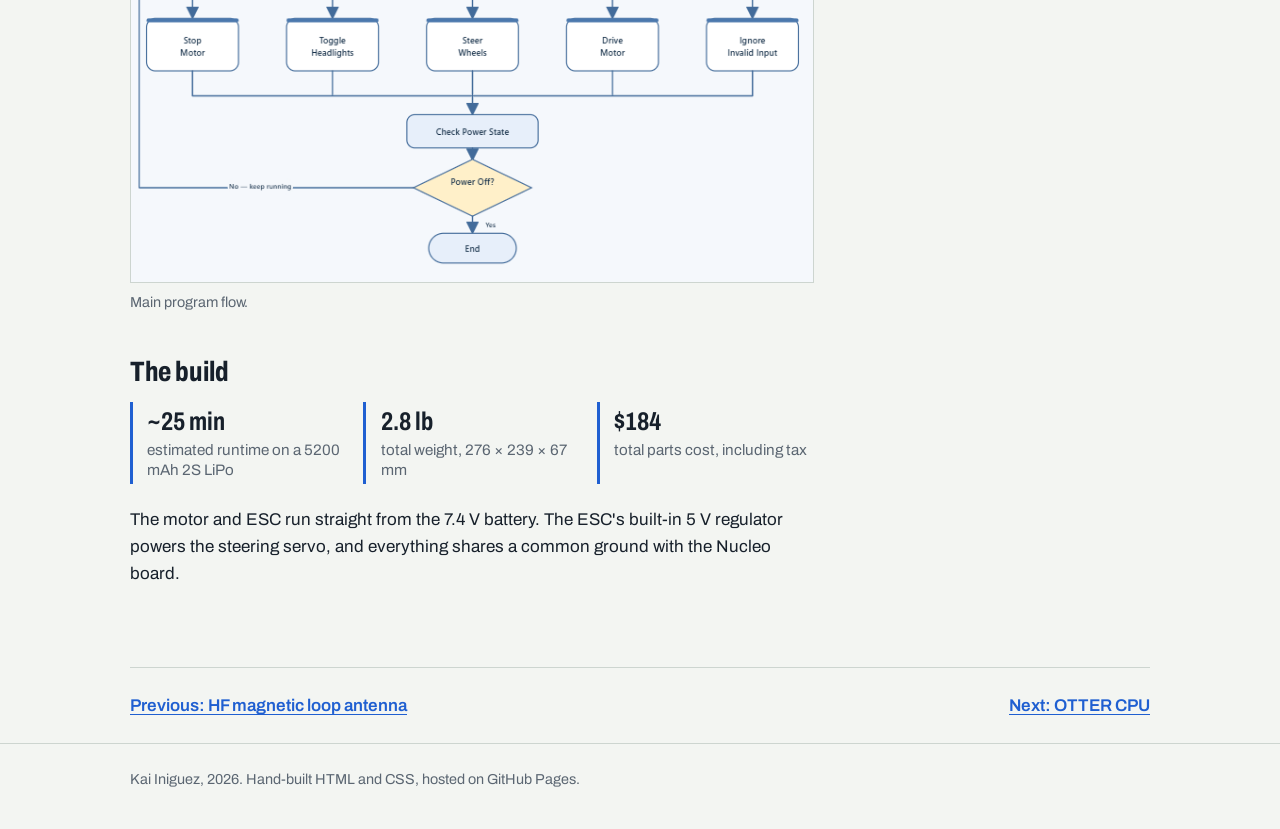
<file: projects/rc-car.html>
<!doctype html>
<html lang="en">
<head>
  <meta charset="utf-8">
  <meta name="viewport" content="width=device-width, initial-scale=1">
  <title>RC Car Embedded Control System | Kai Iniguez</title>
  <meta name="description" content="A Bluetooth-controlled RC car built around an STM32 Nucleo board.">
  <link rel="preconnect" href="https://fonts.googleapis.com">
  <link rel="preconnect" href="https://fonts.gstatic.com" crossorigin>
  <link href="https://fonts.googleapis.com/css2?family=Archivo:wdth,wght@62..125,400..800&display=swap" rel="stylesheet">
  <link rel="stylesheet" href="../css/style.css?v=8">
</head>
<body>

  <header class="topbar">
    <div class="wrap">
      <a class="home" href="../">Kai Iniguez</a>
      <nav aria-label="Main">
        <a href="../#projects">Projects</a>
        <a href="../#experience">Experience</a>
        <a class="optional" href="../#skills">Skills</a>
        <a href="../assets/Kai-Iniguez-Resume.pdf">Résumé</a>
      </nav>
    </div>
  </header>

  <main class="wrap">
    <a class="back" href="../#projects">All projects</a>

    <header class="detail-head">
      <h1 class="display">RC Car Embedded Control System</h1>
      <p class="lede">A rear-wheel-drive RC car built from parts around an STM32 Nucleo board and driven from a phone over Bluetooth.</p>
    </header>

    <figure class="hero-img natural">
      <img src="../assets/img/rccar-photo.jpg" alt="The finished RC car: wooden stick chassis with the Nucleo board, ESC, Bluetooth module, LiPo battery, motor, steering servo and LED headlights" width="984" height="975">
    </figure>

    <div class="detail-body">
      <article class="prose">
        <h2>Overview</h2>
        <p>For our EE 329 final project, my team of three built an RC car from scratch: chassis, drivetrain, electronics and firmware. A phone app sends single-character commands over Bluetooth, and the STM32 turns them into PWM signals for the motor's speed controller and the steering servo.</p>

        <h2>How it works</h2>
        <ul>
          <li><strong>Wireless link.</strong> An HM-10 Bluetooth Low Energy module talks to the STM32 over USART2 at 9600 baud. Incoming characters are stored by an interrupt into a 64-character circular buffer, so no command is lost while the main loop is busy.</li>
          <li><strong>Drive.</strong> A Tamiya 540 brushed motor drives the rear wheels through a 22-to-87-tooth gear reduction. A Hobbywing Quicrun 1060 ESC sets its speed and direction from a 50 Hz PWM signal on TIM2 channel 1.</li>
          <li><strong>Steering.</strong> An SG90 servo on TIM2 channel 2 turns the front wheels: 2000 µs for left, 1500 µs for center and 1000 µs for right.</li>
          <li><strong>Gentle throttle.</strong> Each forward or reverse command steps the ESC pulse by 2 µs, between 1550 and 1700 µs forward and 1400 and 1300 µs reverse, so the car speeds up gradually instead of jumping to full power.</li>
          <li><strong>Safe start-up.</strong> On power-up the firmware sends the ESC a neutral 1500 µs pulse, centers the steering and waits 3 seconds for the ESC to arm before it accepts any commands.</li>
        </ul>

        <figure>
          <a href="../assets/img/rccar-schematic.png"><img src="../assets/img/rccar-schematic.png" alt="System schematic: Nucleo L4A6ZG board connected to an HM-10 Bluetooth module, Quicrun 1060 ESC, SG90 steering servo, headlight LEDs, 7.4 V LiPo battery and Tamiya 540 motor" width="1400" height="737"></a>
          <figcaption>System schematic. Click to open full size.</figcaption>
        </figure>

        <h2>Commands</h2>
        <table class="data">
          <thead><tr><th>Send</th><th>What the car does</th></tr></thead>
          <tbody>
            <tr><td>F</td><td>Start moving forward, or speed up</td></tr>
            <tr><td>B</td><td>Start reversing, or reverse faster</td></tr>
            <tr><td>S</td><td>Stop (neutral pulse to the ESC)</td></tr>
            <tr><td>L / R / C</td><td>Steer left, right or center</td></tr>
            <tr><td>H / X</td><td>Headlights on or off</td></tr>
          </tbody>
        </table>

        <h2>Firmware structure</h2>
        <p>The code is split into modules by peripheral: <code>bluetooth.c</code> for the UART and receive buffer, <code>timer.c</code> for the ESC PWM, <code>servo.c</code> for steering, <code>led.c</code> for the headlights and <code>delay.c</code> for SysTick timing. <code>main.c</code> initializes everything, then loops forever reading commands from the buffer and dispatching them.</p>

        <figure>
          <img src="../assets/img/rccar-flow.png" alt="Flowchart: initialize, set safe start-up state, wait for Bluetooth input, read command, decide between stop, headlights, steer, drive or ignore, check power state, and loop until power off" width="724" height="646">
          <figcaption>Main program flow.</figcaption>
        </figure>

        <h2>The build</h2>
        <ul class="numbers">
          <li><strong>~25 min</strong>estimated runtime on a 5200 mAh 2S LiPo</li>
          <li><strong>2.8 lb</strong>total weight, 276 × 239 × 67 mm</li>
          <li><strong>$184</strong>total parts cost, including tax</li>
        </ul>
        <p>The motor and ESC run straight from the 7.4 V battery. The ESC's built-in 5 V regulator powers the steering servo, and everything shares a common ground with the Nucleo board.</p>
      </article>

      <aside>
        <table class="specs">
          <tr><th>Context</th><td>EE 329 final project, Spring 2026</td></tr>
          <tr><th>Team</th><td>Kai Iniguez, Chance Kim, Dante Wong</td></tr>
          <tr><th>My role</th><td>Bluetooth firmware and command interface</td></tr>
          <tr><th>MCU</th><td>STM32L4A6ZG (Nucleo board)</td></tr>
          <tr><th>Tools</th><td>C, STM32CubeIDE, HAL</td></tr>
          <tr><th>Topics</th><td>UART, interrupts, circular buffers, timer PWM</td></tr>
        </table>
      </aside>
    </div>

    <nav class="next" aria-label="More projects">
      <a href="magnetic-loop-antenna.html">Previous: HF magnetic loop antenna</a>
      <a href="otter-cpu.html">Next: OTTER CPU</a>
    </nav>
  </main>

  <footer class="footer">
    <div class="wrap">Kai Iniguez, 2026. Hand-built HTML and CSS, hosted on GitHub Pages.</div>
  </footer>

</body>
</html>
</file>
<file: css/style.css>
/* ------------------------------------------------------------------
   Portfolio styles
   Colors and fonts live in :root so you can retheme in one place.
   ------------------------------------------------------------------ */

:root {
  --paper: #f3f5f2;
  --ink: #17202b;
  --muted: #5b6672;
  --rule: #cdd5d0;
  --probe: #1f5fd1;      /* link + accent color (scope channel 2 blue) */
  --screen: #10161c;     /* oscilloscope screen in the header */
  --trace: #f2c230;      /* oscilloscope trace */
  --grat: #26313b;       /* oscilloscope graticule */

  --font: "Archivo", system-ui, -apple-system, "Segoe UI", sans-serif;
  --measure: 66ch;
  --page: 1100px;
  --gutter: clamp(16px, 4vw, 40px);
}

*,
*::before,
*::after { box-sizing: border-box; }

html { -webkit-text-size-adjust: 100%; }

body {
  margin: 0;
  background: var(--paper);
  color: var(--ink);
  font-family: var(--font);
  font-size: 1.0625rem;
  line-height: 1.6;
  font-variation-settings: "wdth" 100;
}

img { max-width: 100%; height: auto; display: block; }

a { color: var(--probe); text-underline-offset: 0.18em; text-decoration-thickness: 1px; }
a:hover { text-decoration-thickness: 2px; }
a:focus-visible,
button:focus-visible {
  outline: 2px solid var(--probe);
  outline-offset: 3px;
  border-radius: 2px;
}

.wrap {
  max-width: var(--page);
  margin: 0 auto;
  padding: 0 var(--gutter);
}

/* ---------- top bar ---------- */

.topbar {
  border-bottom: 1px solid var(--rule);
}
.topbar .wrap {
  display: flex;
  align-items: baseline;
  justify-content: space-between;
  gap: 1rem;
  padding-top: 1rem;
  padding-bottom: 1rem;
}
.topbar .home {
  color: var(--ink);
  text-decoration: none;
  font-weight: 700;
  font-stretch: 80%;
  font-variation-settings: "wdth" 80;
  font-size: 1.05rem;
}
.topbar nav {
  display: flex;
  gap: 1.25rem;
  flex-wrap: wrap;
  font-size: 0.95rem;
}
.topbar nav a { color: var(--ink); text-decoration: none; }
.topbar nav a:hover { color: var(--probe); }

/* ---------- display type ---------- */

.display {
  font-weight: 800;
  font-variation-settings: "wdth" 68;
  font-stretch: 68%;
  line-height: 0.92;
  letter-spacing: -0.01em;
  margin: 0;
}

h2 {
  font-weight: 750;
  font-variation-settings: "wdth" 75;
  font-stretch: 75%;
  font-size: clamp(1.9rem, 4vw, 2.6rem);
  line-height: 1;
  margin: 0 0 1.75rem;
}

h3 {
  font-weight: 700;
  font-size: 1.25rem;
  line-height: 1.25;
  margin: 0 0 0.4rem;
}

p { margin: 0 0 1rem; max-width: var(--measure); }

/* ---------- hero ---------- */

/* Name spans the full width (a small script in index.html sizes it);
   the description sits underneath. */
.masthead {
  padding: clamp(2.5rem, 7vw, 5rem) 0 clamp(3rem, 6vw, 4.5rem);
}
.masthead .display {
  display: inline-block;
  font-size: clamp(3rem, 14vw, 10rem);
  white-space: nowrap;
  line-height: 0.9;
  margin: 0 0 clamp(1.75rem, 4vw, 2.75rem);
}
.masthead .intro {
  display: grid;
  grid-template-columns: 1fr 1fr;
  gap: 0 clamp(1.5rem, 4vw, 3.5rem);
}
.masthead .lede {
  font-size: 1.15rem;
  margin: 0 0 1rem;
  max-width: 48ch;
}
.masthead .links {
  display: flex;
  flex-wrap: wrap;
  gap: 0.6rem 1.4rem;
  margin-top: 1.5rem;
  font-weight: 600;
}

/* The oscilloscope: the one decorative moment on the site */
.scope {
  background: var(--screen);
  border-radius: 6px;
  padding: 14px 14px 10px;
  color: #9fb0bf;
  font-size: 0.8rem;
}
.scope svg { width: 100%; height: auto; display: block; }
.scope .grat line { stroke: var(--grat); stroke-width: 1; }
.scope .grat line.axis { stroke: #3a4752; }
.scope .wave {
  fill: none;
  stroke: var(--trace);
  stroke-width: 2.25;
  stroke-linejoin: round;
  filter: drop-shadow(0 0 3px rgba(242, 194, 48, 0.55));
  stroke-dasharray: 1600;
  stroke-dashoffset: 1600;
  animation: sweep 2.4s cubic-bezier(.45, .05, .35, 1) 0.3s forwards;
}
.scope .readout {
  display: flex;
  justify-content: space-between;
  gap: 1rem;
  padding-top: 8px;
  font-variant-numeric: tabular-nums;
}
.scope .readout b { color: var(--trace); font-weight: 600; }

@keyframes sweep { to { stroke-dashoffset: 0; } }

@media (prefers-reduced-motion: reduce) {
  .scope .wave { animation: none; stroke-dashoffset: 0; }
}

/* ---------- sections ---------- */

.section {
  border-top: 1px solid var(--rule);
  padding: clamp(2.75rem, 6vw, 4.5rem) 0;
}

/* ---------- project index ---------- */

.feature {
  display: grid;
  grid-template-columns: 1.3fr 1fr;
  gap: clamp(1.25rem, 3vw, 2.5rem);
  align-items: center;
  text-decoration: none;
  color: inherit;
  margin-bottom: clamp(2.5rem, 5vw, 3.5rem);
}
.feature h3 { font-size: 1.7rem; }

.grid {
  display: grid;
  grid-template-columns: repeat(3, 1fr);
  gap: clamp(1.75rem, 3vw, 2.5rem) clamp(1.25rem, 2.5vw, 2rem);
}

.project {
  display: block;
  text-decoration: none;
  color: inherit;
}
.project .thumb,
.feature .thumb {
  border: 1px solid var(--rule);
  background: #e6eae6;
  aspect-ratio: 4 / 3;
  overflow: hidden;
  margin-bottom: 0.9rem;
}
.feature .thumb { aspect-ratio: 16 / 10; margin-bottom: 0; }
.project .thumb img,
.feature .thumb img {
  width: 100%;
  height: 100%;
  object-fit: cover;
}
.project p,
.feature p { color: var(--muted); margin-bottom: 0.6rem; }
.project h3,
.feature h3 { color: var(--ink); }

.project:hover h3,
.feature:hover h3 { color: var(--probe); text-decoration: underline; text-underline-offset: 0.18em; }

.tools {
  font-size: 0.875rem;
  color: var(--ink);
  margin: 0;
}
.kind {
  font-size: 0.875rem;
  color: var(--muted);
  margin: 0 0 0.3rem;
}

/* ---------- experience ---------- */

.timeline { list-style: none; padding: 0; margin: 0; }
.timeline li {
  display: grid;
  grid-template-columns: 11rem 1fr;
  gap: 1.5rem;
  padding: 1.4rem 0;
  border-top: 1px solid var(--rule);
}
.timeline li:first-child { border-top: 0; padding-top: 0; }
.timeline .when {
  color: var(--muted);
  font-size: 0.95rem;
  font-variant-numeric: tabular-nums;
  padding-top: 0.15rem;
}
.timeline .org { color: var(--muted); margin: 0 0 0.5rem; }
.timeline ul { margin: 0; padding-left: 1.1rem; max-width: var(--measure); }
.timeline ul li { display: list-item; border: 0; padding: 0.15rem 0; }

/* ---------- skills ---------- */

.skills {
  display: grid;
  grid-template-columns: repeat(4, 1fr);
  gap: 1.5rem 2rem;
  margin: 0;
}
.skills dt { font-weight: 700; margin-bottom: 0.35rem; }
.skills dd { margin: 0; color: var(--muted); }

/* ---------- contact / footer ---------- */

.contact p { font-size: 1.2rem; }

.footer {
  border-top: 1px solid var(--rule);
  padding: 1.5rem 0 2.5rem;
  color: var(--muted);
  font-size: 0.9rem;
}

/* ---------- project detail page ---------- */

.back {
  display: inline-block;
  margin: 2rem 0 0;
  font-weight: 600;
}

.detail-head {
  padding: 1.75rem 0 2.25rem;
}
.detail-head .display { font-size: clamp(2.8rem, 8vw, 5.5rem); max-width: 16ch; }
.detail-head .lede { font-size: 1.2rem; margin-top: 1.25rem; max-width: 52ch; }

.specs {
  width: 100%;
  border-collapse: collapse;
  margin: 0 0 2.5rem;
  font-size: 0.975rem;
}
.specs th,
.specs td {
  text-align: left;
  vertical-align: top;
  padding: 0.6rem 0;
  border-top: 1px solid var(--rule);
}
.specs tr:last-child th,
.specs tr:last-child td { border-bottom: 1px solid var(--rule); }
.specs th { width: 9rem; font-weight: 600; color: var(--muted); padding-right: 1rem; }

.detail-body {
  display: grid;
  grid-template-columns: minmax(0, 1fr) 17rem;
  gap: clamp(2rem, 5vw, 4rem);
  align-items: start;
}
.detail-body aside { position: sticky; top: 1.5rem; }
.detail-body aside .specs { margin-bottom: 1.25rem; }
.detail-body aside .specs th { width: auto; display: block; border: 0; padding: 0.7rem 0 0; }
.detail-body aside .specs td { display: block; border-top: 0; padding-top: 0.1rem; }
.detail-body aside .specs tr { display: block; border-top: 1px solid var(--rule); }
.detail-body aside .specs tr:last-child { border-bottom: 1px solid var(--rule); }
.detail-body aside .specs tr:last-child th,
.detail-body aside .specs tr:last-child td { border-bottom: 0; }
.detail-body aside .specs td { padding-bottom: 0.7rem; }
.detail-body aside .actions { display: grid; gap: 0.5rem; font-weight: 600; }

.prose h2 {
  font-size: 1.75rem;
  margin: 2.75rem 0 1rem;
}
.prose h2:first-child { margin-top: 0; }
.prose ul,
.prose ol { max-width: var(--measure); padding-left: 1.2rem; margin: 0 0 1rem; }
.prose li { margin-bottom: 0.35rem; }

figure { margin: 2rem 0; }
figure img { border: 1px solid var(--rule); background: #e6eae6; width: 100%; }
figcaption { font-size: 0.9rem; color: var(--muted); margin-top: 0.5rem; max-width: var(--measure); }

.hero-img { margin: 0 0 3rem; }
.hero-img img { aspect-ratio: 16 / 8; object-fit: cover; }

.pair {
  display: grid;
  grid-template-columns: 1fr 1fr;
  gap: 1rem;
}
.pair figure { margin: 0; }

.numbers {
  display: grid;
  grid-template-columns: repeat(3, 1fr);
  gap: 1rem;
  margin: 1.5rem 0 2rem;
  padding: 0;
  list-style: none;
}
.numbers li {
  border-left: 3px solid var(--probe);
  padding: 0.2rem 0 0.2rem 0.9rem;
  color: var(--muted);
  font-size: 0.95rem;
  line-height: 1.35;
}
.numbers strong {
  display: block;
  color: var(--ink);
  font-size: 1.6rem;
  font-variation-settings: "wdth" 75;
  font-stretch: 75%;
  font-variant-numeric: tabular-nums;
}

.next {
  display: flex;
  justify-content: space-between;
  gap: 1rem;
  border-top: 1px solid var(--rule);
  margin-top: 4rem;
  padding: 1.5rem 0;
  font-weight: 600;
}

/* ---------- responsive ---------- */

@media (max-width: 900px) {
  .masthead .intro { grid-template-columns: 1fr; }
  .edu { grid-template-columns: 1fr; }
  .grid { grid-template-columns: repeat(2, 1fr); }
  .skills { grid-template-columns: repeat(2, 1fr); }
  .detail-body { grid-template-columns: 1fr; }
  .detail-body aside { position: static; order: -1; }
}

@media (max-width: 640px) {
  body { font-size: 1rem; }
  .feature { grid-template-columns: 1fr; }
  .grid { grid-template-columns: 1fr; }
  .timeline li { grid-template-columns: 1fr; gap: 0.25rem; }
  .skills { grid-template-columns: 1fr; }
  .pair { grid-template-columns: 1fr; }
  .numbers { grid-template-columns: 1fr; }
  .topbar nav { gap: 0.9rem; }
  .topbar nav a.optional { display: none; }
}

.prose .numbers { padding-left: 0; max-width: none; }

/* second featured project: image on the right */
.feature.flip > .thumb { order: 2; }
.feature.flip { grid-template-columns: 1fr 1.3fr; }

/* two-column project grid */
.grid.two { grid-template-columns: repeat(2, 1fr); }
.grid.two .thumb { aspect-ratio: 4 / 3; }

@media (max-width: 640px) {
  .feature.flip { grid-template-columns: 1fr; }
  .feature.flip > .thumb { order: 0; }
  .grid.two { grid-template-columns: 1fr; }
}

/* note shown on in-progress project pages */
.status {
  border-left: 3px solid var(--trace);
  padding: 0.2rem 0 0.2rem 0.9rem;
  color: var(--muted);
}

/* ---------- education ---------- */

.edu {
  display: grid;
  grid-template-columns: 1fr 1fr;
  gap: 1.5rem clamp(1.5rem, 4vw, 3.5rem);
}
.edu .org { color: var(--muted); margin: 0 0 1rem; }
.edu-stats {
  font-size: 1.6rem;
  font-weight: 700;
  font-variation-settings: "wdth" 75;
  font-stretch: 75%;
  line-height: 1.2;
}
.courses {
  margin: 0;
  padding-left: 1.1rem;
  color: var(--ink);
}
.courses li { padding: 0.15rem 0; }

/* cover image shown at its own shape instead of cropped */
.hero-img.natural img { aspect-ratio: auto; max-width: 760px; }

/* simple data table inside project write-ups */
.data {
  border-collapse: collapse;
  margin: 0 0 1.5rem;
  font-size: 0.975rem;
  width: 100%;
  max-width: 34rem;
}
.data th,
.data td {
  text-align: left;
  padding: 0.45rem 1rem 0.45rem 0;
  border-bottom: 1px solid var(--rule);
}
.data thead th { color: var(--muted); font-weight: 600; }
.data td:first-child { font-weight: 600; white-space: nowrap; }
.prose code { font-size: 0.92em; }

/* tall diagrams shown smaller */
figure.narrow img { max-width: 420px; }
</file>
